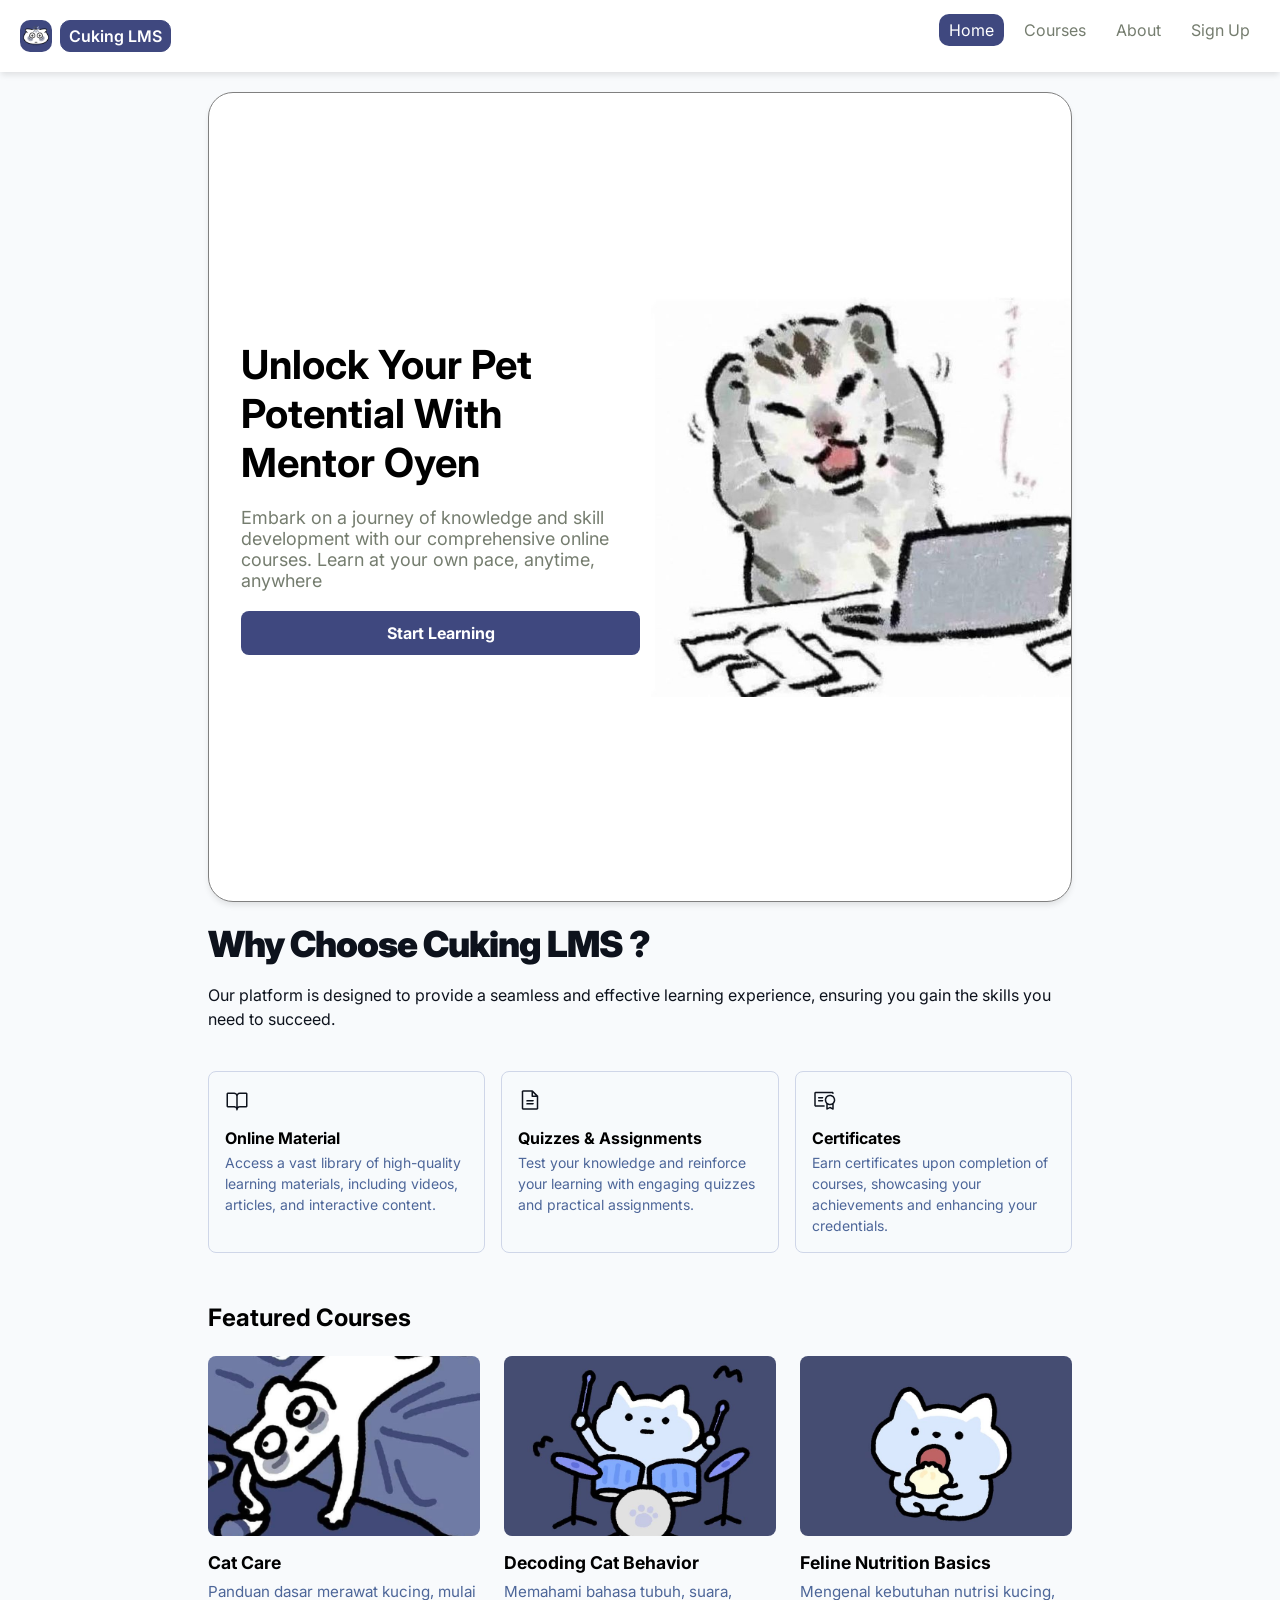
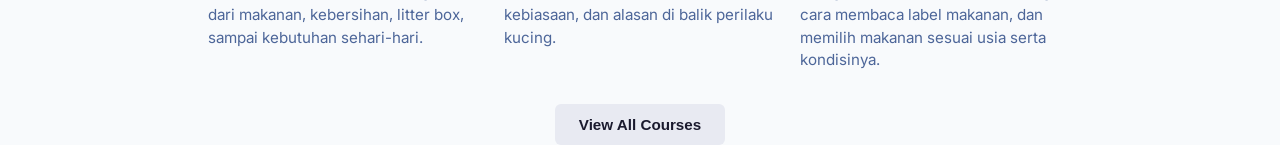
<file: index1.html>
<!doctype html>
<html lang="en">
  <head>
    <meta charset="UTF-8" />
    <meta name="viewport" content="width=device-width, initial-scale=1.0" />
    <title>LMS</title>
    <link rel="stylesheet" href="style.css" />
  </head>
  <body>
    <!-- section navbar -->
    <header class="nav-body">
      <div class="logo-body">
        <img src="./assets/logo.jpg" alt="logo-lms" />
        <a href="#" class="logo">Cuking LMS</a>
      </div>
      <nav class="navbar">
        <ul class="nav-links">
          <li><a href="#" class="active">Home</a></li>
          <li><a href="#">Courses</a></li>
          <li><a href="#">About</a></li>
          <li><a href="#" class="button">Sign Up</a></li>
        </ul>
      </nav>
    </header>

    <!--section hero -->
    <div class="container">
      <div class="hero-body">
        <div class="hero-text">
          <h1>Unlock Your Pet Potential With Mentor Oyen</h1>
          <p>
            Embark on a journey of knowledge and skill development with our
            comprehensive online courses. Learn at your own pace, anytime,
            anywhere
          </p>
          <a href="#" class="btn">Start Learning</a>
        </div>
        <div class="hero-image">
          <img src="./assets/hero-img.jpg" alt="image-hero" />
        </div>
      </div>
    </div>

    <!-- section why choose cuking LMS -->
    <div class="container">
      <section class="why-choose">
        <h3>Why Choose Cuking LMS ?</h3>
        <p>
          Our platform is designed to provide a seamless and effective learning
          experience, ensuring you gain the skills you need to succeed.
        </p>
        <div class="card-container">
          <div class="card">
            <span class="card-icon">
              <img src="./assets/book.png" alt="icon-book" />
            </span>
            <span class="card-title">Online Material</span>
            <p class="card-description">
              Access a vast library of high-quality learning materials,
              including videos, articles, and interactive content.
            </p>
          </div>
          <div class="card">
            <span class="card-icon">
              <img src="./assets/quiz.png" alt="icon-book" />
            </span>
            <span class="card-title">Quizzes & Assignments</span>
            <p class="card-description">
              Test your knowledge and reinforce your learning with engaging
              quizzes and practical assignments.
            </p>
          </div>
          <div class="card">
            <span class="card-icon">
              <img src="./assets/certif.png" alt="icon-book" />
            </span>
            <span class="card-title">Certificates</span>
            <p class="card-description">
              Earn certificates upon completion of courses, showcasing your
              achievements and enhancing your credentials.
            </p>
          </div>
        </div>
      </section>

      <!-- section Featured Courses -->
      <section class="courses">
        <h2 class="courses-title">Featured Courses</h2>

        <div class="courses-grid">
          <articl e class="course-card">
            <img
              class="course-card-image"
              src="./assets/cat-health.jpg"
              alt="Ilustrasi pet care"
            />
            <h3 class="course-card-title">Cat Care</h3>
            <p class="course-card-desc">
              Panduan dasar merawat kucing, mulai dari makanan, kebersihan,
              litter box, sampai kebutuhan sehari-hari.
            </p>
          </articl>

          <article class="course-card">
            <img
              class="course-card-image"
              src="./assets/behavior.jpg"
              alt="Ilustrasi cat behavior"
            />
            <h3 class="course-card-title">Decoding Cat Behavior</h3>
            <p class="course-card-desc">
              Memahami bahasa tubuh, suara, kebiasaan, dan alasan di balik
              perilaku kucing.
            </p>
          </article>

          <article class="course-card">
            <img
              class="course-card-image"
              src="./assets/cat-nutrition.jpg"
              alt="Ilustrasi kucing sedang makan"
            />
            <h3 class="course-card-title">Feline Nutrition Basics</h3>
            <p class="course-card-desc">
              Mengenal kebutuhan nutrisi kucing, cara membaca label makanan, dan
              memilih makanan sesuai usia serta kondisinya.
            </p>
          </article>
        </div>

        <div class="courses-action">
          <button class="courses-btn">View All Courses</button>
        </div>
      </section>
    </div>
  </body>
</html>
</file>
<file: style.css>
@import url("https://fonts.googleapis.com/css2?family=Inter:ital,opsz,wght@0,14..32,100..900;1,14..32,100..900&display=swap");
/* biar css reset */
*,
*::before,
*::after {
  box-sizing: border-box;
  margin: 0;
  padding: 0;
}
body {
  font-family: "Inter", system-ui, sans-serif;
  background: #f8fafc;
}
.nav-body {
  display: flex;
  width: 100%;
  justify-content: space-between;
  padding: 20px;
  background-color: white;
  box-shadow: 0px 4px 6px -1px rgba(0, 0, 0, 0.1);
}
.nav-body > .logo-body > .logo {
  text-decoration: none;
  font-weight: 600;
  border: 1px solid #3f487f;
  padding: 5px 8px;
  border-radius: 10px;
  background-color: #3f487f;
  color: white;
}

.nav-body > .logo-body {
  display: flex;
  align-items: center;
  gap: 8px;
}

.nav-body > .logo-body > img {
  width: 32px;
  border-radius: 10px;
}

.nav-body > .navbar > .nav-links > li > a {
  text-decoration: none;
  color: #757d6f;
  padding: 6px 10px;
  border-radius: 10px;
}

.nav-body > .navbar > .nav-links > li > a.active,
.nav-body > .navbar > .nav-links > li > a:hover {
  color: white;
  background-color: #3f487f;
}
ul {
  display: flex;
  margin: 0;
  list-style: none;
  gap: 10px;
}

.hero-body {
  display: flex;
  align-items: center;
  border: 1px solid grey;
  margin-top: 20px;
  margin-bottom: 20px;
  border-radius: 25px;
  overflow: hidden; /*konten keluar kotak akan di hide*/
  padding: 2rem;
  background-color: white;
  height: 90dvh; /*dinamic view height (dvh) untuk nilai berdasarkan tinggi layar*/
  box-shadow: 0px 4px 6px -1px rgba(0, 0, 0, 0.1);
}
/* memberikan ukuran 50 50 kepada anak anak display flex*/
.hero-body > div {
  width: 50%;
}

.hero-body > .hero-text > h1 {
  margin-bottom: 20px;
  font-size: 40px;
}

.hero-body > .hero-text > p {
  font-size: 18px;
  color: #757d6f;
  margin-bottom: 20px;
}
.hero-body > .hero-text > .btn {
  display: block;
  padding: 12px 16px;
  background: #3f487f;
  color: #fff;
  font-weight: 700;
  text-align: center;
  text-decoration: none;
  border-radius: 8px;
}
.hero-body > .hero-image > img {
  display: block;
  width: 500px;
  margin: 0 auto;
}
.container {
  width: 100%;
  max-width: 928px;
  margin: 0 auto;
  padding: 0 16px;
}

/* MOBILE LANDSCAPE (576px ke atas) */
@media (min-width: 576px) {
  .container {
    padding: 0 20px;
  }
}
@media (max-width: 768px) {
  .courses-grid {
    grid-template-columns: 1fr;
  }
}

/* TABLET (768px ke atas) */
@media (min-width: 768px) {
  .container {
    padding: 0 24px;
  }
  .card-container {
    grid-template-columns: 1fr;
  }
}

/* TABLET BESAR (992px ke atas) */
@media (min-width: 992px) {
  .container {
    padding: 0 28px;
  }
}

/* DESKTOP (1024px ke atas) */
@media (min-width: 1024px) {
  .container {
    padding: 0 32px;
  }
}

/* DESKTOP BESAR (1440px ke atas) */
@media (min-width: 1440px) {
  .container {
    padding: 0 48px;
  }
}
.card-container {
  display: grid;
  grid-template-columns: 1fr 1fr 1fr;
  gap: 16px;
}
.card {
  border: 1px solid #cfd6e8;
  background: #f7fafc;
  padding: 16px;
  border-radius: 8px;
  display: flex;
  flex-direction: column;
}
.card-title {
  font-weight: 700;
  font-style: Bold;
  font-size: 16px;
  line-height: 20px;
  letter-spacing: 0px;
  margin-top: 12px;
}
.card-description {
  font-weight: 400;
  font-style: Regular;
  font-size: 14px;
  line-height: 21px;
  letter-spacing: 0px;
  margin-top: 4px;
  color: #4d6699;
}
.why-choose > h3 {
  font-weight: 900;
  font-style: Black;
  font-size: 36px;
  color: #0d121c;
  line-height: 45px;
  letter-spacing: -1px;
}
.why-choose > p {
  font-weight: 400;
  font-style: Regular;
  font-size: 16px;
  line-height: 24px;
  letter-spacing: 0px;
  color: #0d121c;
  margin: 16px 0 40px;
}
/* === COURSES SECTION === */
.courses {
  text-align: center;
  padding-top: 50px;
}

.courses-title {
  text-align: left;
  font-size: 1.5rem;
  margin-bottom: 24px;
}

.courses-grid {
  display: grid;
  grid-template-columns: repeat(3, 1fr);
  gap: 24px;
  margin-bottom: 32px;
}
.course-card {
  text-align: left;
}

.course-card-image {
  width: 100%;
  height: 180px;
  object-fit: cover;
  border-radius: 8px;
  display: block;
  margin-bottom: 16px;
}

.course-card-title {
  font-size: 1.1rem;
  margin-bottom: 8px;
}

.course-card-desc {
  font-size: 0.95rem;
  color: #4d6699;
  line-height: 1.5;
}
.courses-action {
  display: flex;
  justify-content: center;
}

.courses-btn {
  background-color: #e8eaf2;
  color: #1a1a2e;
  border: none;
  padding: 12px 24px;
  border-radius: 6px;
  font-weight: 600;
  font-size: 0.95rem;
  cursor: pointer;
}

.courses-btn:hover {
  background-color: #d8dbe8;
}
</file>
